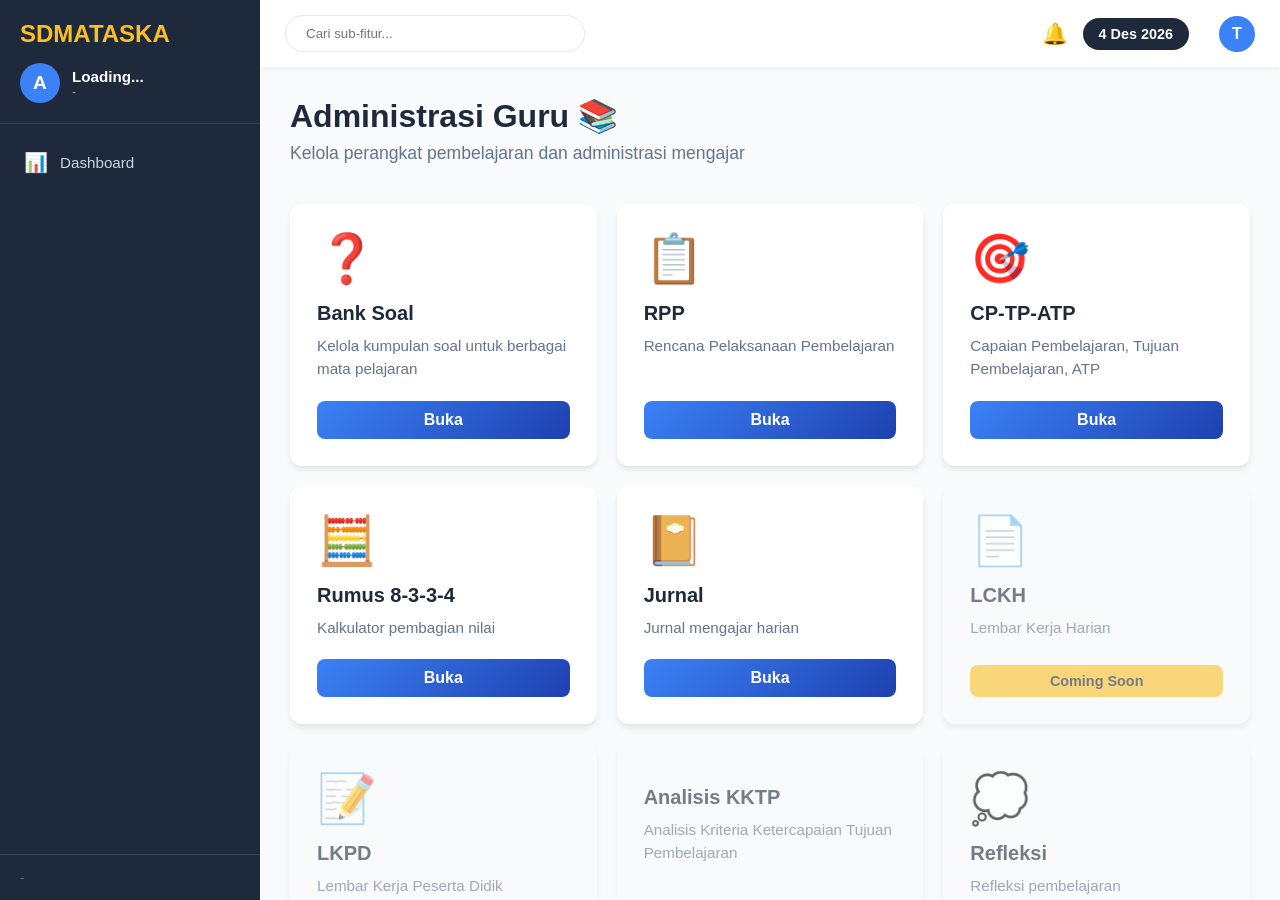
<file: pages/administrasi-guru.html>
<!DOCTYPE html>
<html lang="id">
<head>
  <meta charset="UTF-8">
  <meta name="viewport" content="width=device-width, initial-scale=1.0">
  <title>Administrasi Guru - SDMATASKA</title>
  <link rel="stylesheet" href="../css/layout/dashboard.css">
  <link rel="stylesheet" href="../css/components/feature-grid.css">
</head>
<body>
  <div class="dashboard-container">
    <aside class="sidebar" id="sidebar">
      <div class="sidebar-header">
        <h2>SDMATASKA</h2>
        <div class="user-info">
          <div class="user-avatar" id="user-avatar">A</div>
          <div class="user-details">
            <p class="user-name" id="user-name">Loading...</p>
            <p class="user-role" id="user-role">-</p>
          </div>
        </div>
      </div>
      <nav class="sidebar-menu" id="sidebar-menu"></nav>
      <div class="sidebar-footer">
        <p class="school-info" id="school-info">-</p>
      </div>
    </aside>

    <main class="main-content">
      <header class="top-bar">
        <button class="menu-toggle" id="menu-toggle"></button>
        <div class="search-bar">
          <input type="text" placeholder="Cari sub-fitur...">
        </div>
       <div class="top-bar-actions">
  <button class="icon-btn">🔔</button>
  <div class="date-display" id="date-display">-</div>
  
  <div class="user-dropdown">
    <button class="user-avatar-btn" id="user-avatar-btn">
      <span class="avatar-circle" id="topbar-avatar">T</span>
    </button>
    <div class="dropdown-menu" id="user-dropdown-menu">
      <a href="../dashboard.html#profil" id="btn-profil">👤 Profil Saya</a>
      <a href="../dashboard.html#pengaturan" id="btn-pengaturan">⚙️ Pengaturan</a>
      <hr>
      <a href="#" id="btn-logout" class="text-danger">🚪 Keluar</a>
    </div>
  </div>
</div>
      </header>

      <div class="content-area">
        <div class="page-header">
          <h1>Administrasi Guru 📚</h1>
          <p>Kelola perangkat pembelajaran dan administrasi mengajar</p>
        </div>
        <div class="feature-grid" id="feature-grid"></div>
      </div>
    </main>
  </div>

  <script type="module">
    import { Sidebar } from '../js/ui/sidebar.js';
    
    new Sidebar();

    const currentUser = JSON.parse(sessionStorage.getItem('currentUser') || '{}');
    if (currentUser.nama) {
      document.getElementById('user-name').textContent = currentUser.nama;
      document.getElementById('user-avatar').textContent = currentUser.nama.charAt(0).toUpperCase();
    }
    if (currentUser.role) {
      document.getElementById('user-role').textContent = currentUser.role.replace('_', ' ').toUpperCase();
    }
    if (currentUser.nama_sekolah) {
      document.getElementById('school-info').textContent = currentUser.nama_sekolah;
    }

    const today = new Date();
    const options = { day: 'numeric', month: 'short', year: 'numeric' };
    document.getElementById('date-display').textContent = today.toLocaleDateString('id-ID', options);

    const subFeatures = [
      { id: 'bank-soal', name: 'Bank Soal', icon: '❓', desc: 'Kelola kumpulan soal untuk berbagai mata pelajaran', status: 'active' },
      { id: 'rpp', name: 'RPP', icon: '📋', desc: 'Rencana Pelaksanaan Pembelajaran', status: 'active' },
      { id: 'cp-tp-atp', name: 'CP-TP-ATP', icon: '🎯', desc: 'Capaian Pembelajaran, Tujuan Pembelajaran, ATP', status: 'active' },
      { id: 'rumus-8-3-3-4', name: 'Rumus 8-3-3-4', icon: '🧮', desc: 'Kalkulator pembagian nilai', status: 'active' },
      { id: 'jurnal', name: 'Jurnal', icon: '📔', desc: 'Jurnal mengajar harian', status: 'active' },
      { id: 'lckh', name: 'LCKH', icon: '📄', desc: 'Lembar Kerja Harian', status: 'coming-soon' },
      { id: 'lkpd', name: 'LKPD', icon: '📝', desc: 'Lembar Kerja Peserta Didik', status: 'coming-soon' },
      { id: 'analisis-kktp', name: 'Analisis KKTP', icon: '', desc: 'Analisis Kriteria Ketercapaian Tujuan Pembelajaran', status: 'coming-soon' },
      { id: 'refleksi', name: 'Refleksi', icon: '💭', desc: 'Refleksi pembelajaran', status: 'coming-soon' },
      { id: 'penilaian', name: 'Penilaian', icon: '', desc: 'Input dan kelola nilai siswa', status: 'active' },
      { id: 'absensi', name: 'Absensi', icon: '✅', desc: 'Catat kehadiran siswa', status: 'active' },
      { id: 'prosem', name: 'Prosem', icon: '', desc: 'Program Semester', status: 'coming-soon' },
      { id: 'prota', name: 'Prota', icon: '', desc: 'Program Tahunan', status: 'coming-soon' },
      { id: 'kalender', name: 'Kalender Pendidikan', icon: '🗓️', desc: 'Kalender akademik', status: 'coming-soon' },
      { id: 'jadwal', name: 'Jadwal Pembelajaran', icon: '⏰', desc: 'Jadwal mengajar', status: 'active' }
    ];

    const gridContainer = document.getElementById('feature-grid');
    subFeatures.forEach(feature => {
      const card = document.createElement('div');
      card.className = `feature-card ${feature.status}`;
      card.innerHTML = `
        <div class="card-icon">${feature.icon}</div>
        <h3>${feature.name}</h3>
        <p>${feature.desc}</p>
        ${feature.status === 'active' 
          ? `<a href="../js/modules/administrasi-guru/${feature.id}.html" class="card-btn">Buka</a>`
          : `<span class="card-badge">Coming Soon</span>`
        }
      `;
      gridContainer.appendChild(card);
    });

    document.getElementById('menu-toggle')?.addEventListener('click', () => {
      document.getElementById('sidebar').classList.toggle('active');
    });
    // Dropdown Avatar Logic
const avatarBtn = document.getElementById('user-avatar-btn');
const dropdownMenu = document.getElementById('user-dropdown-menu');
const topbarAvatar = document.getElementById('topbar-avatar');

if (currentUser.nama) {
  topbarAvatar.textContent = currentUser.nama.charAt(0).toUpperCase();
}

avatarBtn?.addEventListener('click', (e) => {
  e.stopPropagation();
  dropdownMenu.classList.toggle('show');
});

document.addEventListener('click', () => dropdownMenu.classList.remove('show'));

document.getElementById('btn-logout')?.addEventListener('click', (e) => {
  e.preventDefault();
  if (confirm('Apakah Anda yakin ingin keluar?')) {
    sessionStorage.removeItem('currentUser');
    window.location.href = '../index.html';
  }
});
  </script>
</body>
</html>
</file>
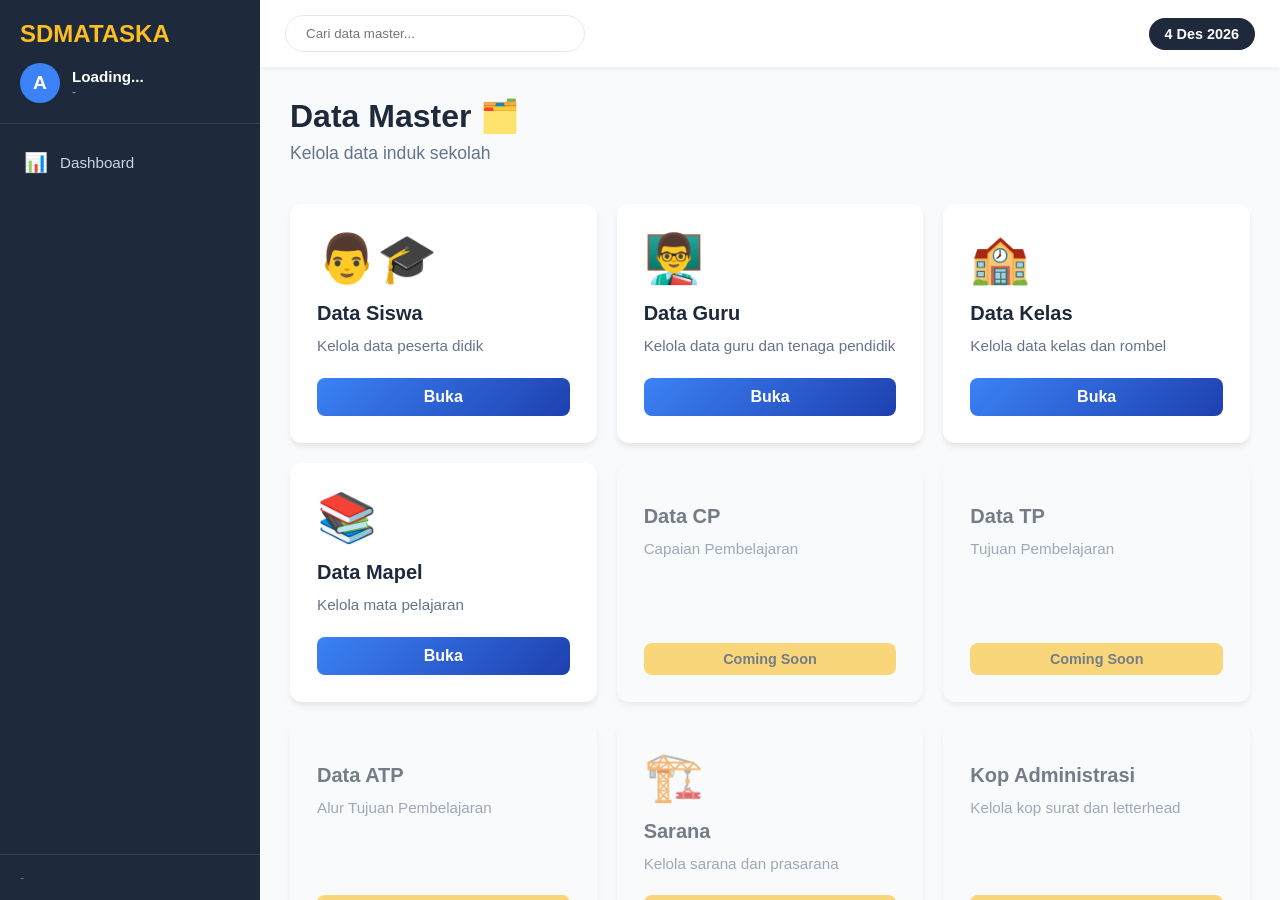
<file: pages/data-master.html>
<!DOCTYPE html>
<html lang="id">
<head>
  <meta charset="UTF-8">
  <meta name="viewport" content="width=device-width, initial-scale=1.0">
  <title>Data Master - SDMATASKA</title>
  <link rel="stylesheet" href="../css/layout/dashboard.css">
  <link rel="stylesheet" href="../css/components/feature-grid.css">
</head>
<body>
  <div class="dashboard-container">
    <aside class="sidebar" id="sidebar">
      <div class="sidebar-header">
        <h2>SDMATASKA</h2>
        <div class="user-info">
          <div class="user-avatar" id="user-avatar">A</div>
          <div class="user-details">
            <p class="user-name" id="user-name">Loading...</p>
            <p class="user-role" id="user-role">-</p>
          </div>
        </div>
      </div>
      <nav class="sidebar-menu" id="sidebar-menu"></nav>
      <div class="sidebar-footer">
        <p class="school-info" id="school-info">-</p>
      </div>
    </aside>

    <main class="main-content">
      <header class="top-bar">
        <button class="menu-toggle" id="menu-toggle">☰</button>
        <div class="search-bar">
          <input type="text" placeholder="Cari data master...">
        </div>
        <div class="top-bar-actions">
          <button class="icon-btn"></button>
          <div class="date-display" id="date-display">-</div>
        </div>
      </header>

      <div class="content-area">
        <div class="page-header">
          <h1>Data Master 🗂️</h1>
          <p>Kelola data induk sekolah</p>
        </div>
        <div class="feature-grid" id="feature-grid"></div>
      </div>
    </main>
  </div>

  <script type="module">
    import { Sidebar } from '../js/ui/sidebar.js';
    
    new Sidebar();

    const currentUser = JSON.parse(sessionStorage.getItem('currentUser') || '{}');
    if (currentUser.nama) {
      document.getElementById('user-name').textContent = currentUser.nama;
      document.getElementById('user-avatar').textContent = currentUser.nama.charAt(0).toUpperCase();
    }
    if (currentUser.role) {
      document.getElementById('user-role').textContent = currentUser.role.replace('_', ' ').toUpperCase();
    }
    if (currentUser.nama_sekolah) {
      document.getElementById('school-info').textContent = currentUser.nama_sekolah;
    }

    const today = new Date();
    const options = { day: 'numeric', month: 'short', year: 'numeric' };
    document.getElementById('date-display').textContent = today.toLocaleDateString('id-ID', options);

    const subFeatures = [
      { id: 'siswa', name: 'Data Siswa', icon: '👨🎓', desc: 'Kelola data peserta didik', status: 'active' },
      { id: 'guru', name: 'Data Guru', icon: '👨‍🏫', desc: 'Kelola data guru dan tenaga pendidik', status: 'active' },
      { id: 'kelas', name: 'Data Kelas', icon: '🏫', desc: 'Kelola data kelas dan rombel', status: 'active' },
      { id: 'mapel', name: 'Data Mapel', icon: '📚', desc: 'Kelola mata pelajaran', status: 'active' },
      { id: 'cp', name: 'Data CP', icon: '', desc: 'Capaian Pembelajaran', status: 'coming-soon' },
      { id: 'tp', name: 'Data TP', icon: '', desc: 'Tujuan Pembelajaran', status: 'coming-soon' },
      { id: 'atp', name: 'Data ATP', icon: '', desc: 'Alur Tujuan Pembelajaran', status: 'coming-soon' },
      { id: 'sarana', name: 'Sarana', icon: '🏗️', desc: 'Kelola sarana dan prasarana', status: 'coming-soon' },
      { id: 'kop-administrasi', name: 'Kop Administrasi', icon: '', desc: 'Kelola kop surat dan letterhead', status: 'coming-soon' },
      { id: 'schools', name: 'Data Sekolah', icon: '🏫', desc: 'Kelola data sekolah (Super Admin)', status: 'coming-soon' },
      { id: 'users', name: 'Data Users', icon: '👥', desc: 'Kelola pengguna sistem', status: 'coming-soon' },
      { id: 'letterhead', name: 'Letterhead', icon: '📋', desc: 'Template kop surat', status: 'coming-soon' }
    ];

    const gridContainer = document.getElementById('feature-grid');
    subFeatures.forEach(feature => {
      const card = document.createElement('div');
      card.className = `feature-card ${feature.status}`;
      card.innerHTML = `
        <div class="card-icon">${feature.icon}</div>
        <h3>${feature.name}</h3>
        <p>${feature.desc}</p>
        ${feature.status === 'active' 
          ? `<a href="../js/modules/data-master/${feature.id}.html" class="card-btn">Buka</a>`
          : `<span class="card-badge">Coming Soon</span>`
        }
      `;
      gridContainer.appendChild(card);
    });

    document.getElementById('menu-toggle')?.addEventListener('click', () => {
      document.getElementById('sidebar').classList.toggle('active');
    });
  </script>
</body>
</html>
</file>
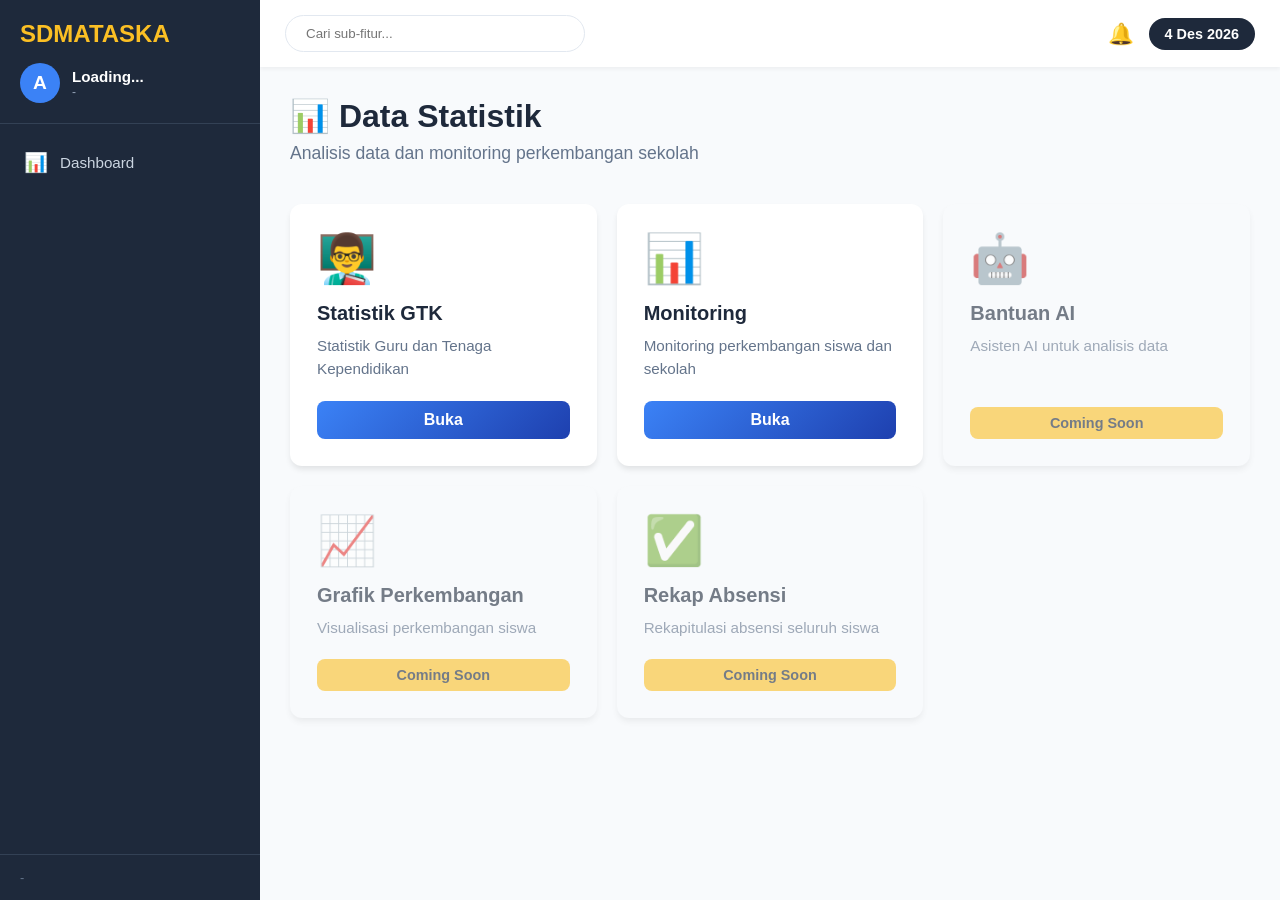
<file: pages/data-statistik.html>
<!DOCTYPE html>
<html lang="id">

<head>
    <meta charset="UTF-8">
    <meta name="viewport" content="width=device-width, initial-scale=1.0">
    <title>Data Statistik - SDMATASKA</title>

    <link rel="stylesheet" href="../css/layout/dashboard.css">
    <link rel="stylesheet" href="../css/components/feature-grid.css">
</head>

<body>

    <div class="dashboard-container">

        <!-- SIDEBAR -->
        <aside class="sidebar" id="sidebar">

            <div class="sidebar-header">

                <h2>SDMATASKA</h2>

                <div class="user-info">

                    <div class="user-avatar" id="user-avatar">
                        A
                    </div>

                    <div class="user-details">

                        <p class="user-name" id="user-name">
                            Loading...
                        </p>

                        <p class="user-role" id="user-role">
                            -
                        </p>

                    </div>

                </div>

            </div>

            <nav class="sidebar-menu" id="sidebar-menu"></nav>

            <div class="sidebar-footer">
                <p class="school-info" id="school-info">
                    -
                </p>
            </div>

        </aside>

        <!-- MAIN CONTENT -->
        <main class="main-content">

            <header class="top-bar">

                <button class="menu-toggle" id="menu-toggle">
                    ☰
                </button>

                <div class="search-bar">
                    <input type="text"
                           id="searchInput"
                           placeholder="Cari sub-fitur...">
                </div>

                <div class="top-bar-actions">

                    <button class="icon-btn">
                        🔔
                    </button>

                    <div class="date-display"
                         id="date-display">
                        -
                    </div>

                </div>

            </header>

            <div class="content-area">

                <div class="page-header">

                    <h1>
                        📊 Data Statistik
                    </h1>

                    <p>
                        Analisis data dan monitoring perkembangan sekolah
                    </p>

                </div>

                <div class="feature-grid"
                     id="feature-grid">
                </div>

            </div>

        </main>

    </div>

    <script type="module">

        import { Sidebar } from '../js/ui/sidebar.js';

        new Sidebar();

        // ==========================================
        // USER SESSION
        // ==========================================

        const currentUser =
            JSON.parse(
                sessionStorage.getItem('currentUser') || '{}'
            );

        if (currentUser.nama) {

            document.getElementById('user-name').textContent =
                currentUser.nama;

            document.getElementById('user-avatar').textContent =
                currentUser.nama.charAt(0).toUpperCase();

        }

        if (currentUser.role) {

            document.getElementById('user-role').textContent =
                currentUser.role
                    .replace('_', ' ')
                    .toUpperCase();

        }

        if (currentUser.nama_sekolah) {

            document.getElementById('school-info').textContent =
                currentUser.nama_sekolah;

        }

        // ==========================================
        // TANGGAL
        // ==========================================

        const today = new Date();

        document.getElementById('date-display').textContent =
            today.toLocaleDateString('id-ID', {
                day: 'numeric',
                month: 'short',
                year: 'numeric'
            });

        // ==========================================
        // DATA FITUR
        // ==========================================

        const subFeatures = [

            {
                id: 'statistik-gtk',
                name: 'Statistik GTK',
                icon: '👨‍🏫',
                desc: 'Statistik Guru dan Tenaga Kependidikan',
                page: './statistik-gtk.html',
                status: 'active'
            },

            {
                id: 'monitoring',
                name: 'Monitoring',
                icon: '📊',
                desc: 'Monitoring perkembangan siswa dan sekolah',
                page: './monitoring.html',
                status: 'active'
            },

            {
                id: 'bantuan-ai',
                name: 'Bantuan AI',
                icon: '🤖',
                desc: 'Asisten AI untuk analisis data',
                status: 'coming-soon'
            },

            {
                id: 'grafik-perkembangan',
                name: 'Grafik Perkembangan',
                icon: '📈',
                desc: 'Visualisasi perkembangan siswa',
                status: 'coming-soon'
            },

            {
                id: 'rekap-absensi',
                name: 'Rekap Absensi',
                icon: '✅',
                desc: 'Rekapitulasi absensi seluruh siswa',
                status: 'coming-soon'
            }

        ];

        // ==========================================
        // RENDER CARD
        // ==========================================

        const featureGrid =
            document.getElementById('feature-grid');

        function renderFeatures(features) {

            featureGrid.innerHTML = '';

            features.forEach(feature => {

                const card =
                    document.createElement('div');

                card.className =
                    `feature-card ${feature.status}`;

                card.innerHTML = `

                    <div class="card-icon">
                        ${feature.icon}
                    </div>

                    <h3>
                        ${feature.name}
                    </h3>

                    <p>
                        ${feature.desc}
                    </p>

                    ${
                        feature.status === 'active'
                        ?
                        `
                        <a href="${feature.page}"
                           class="card-btn">
                            Buka
                        </a>
                        `
                        :
                        `
                        <span class="card-badge">
                            Coming Soon
                        </span>
                        `
                    }

                `;

                featureGrid.appendChild(card);

            });

        }

        renderFeatures(subFeatures);

        // ==========================================
        // SEARCH
        // ==========================================

        const searchInput =
            document.getElementById('searchInput');

        searchInput.addEventListener('input', () => {

            const keyword =
                searchInput.value
                .toLowerCase();

            const filtered =
                subFeatures.filter(item =>
                    item.name.toLowerCase().includes(keyword)
                    ||
                    item.desc.toLowerCase().includes(keyword)
                );

            renderFeatures(filtered);

        });

        // ==========================================
        // MOBILE SIDEBAR
        // ==========================================

        document.getElementById('menu-toggle')
            ?.addEventListener('click', () => {

                document
                    .getElementById('sidebar')
                    .classList
                    .toggle('active');

            });

    </script>

</body>

</html>
</file>
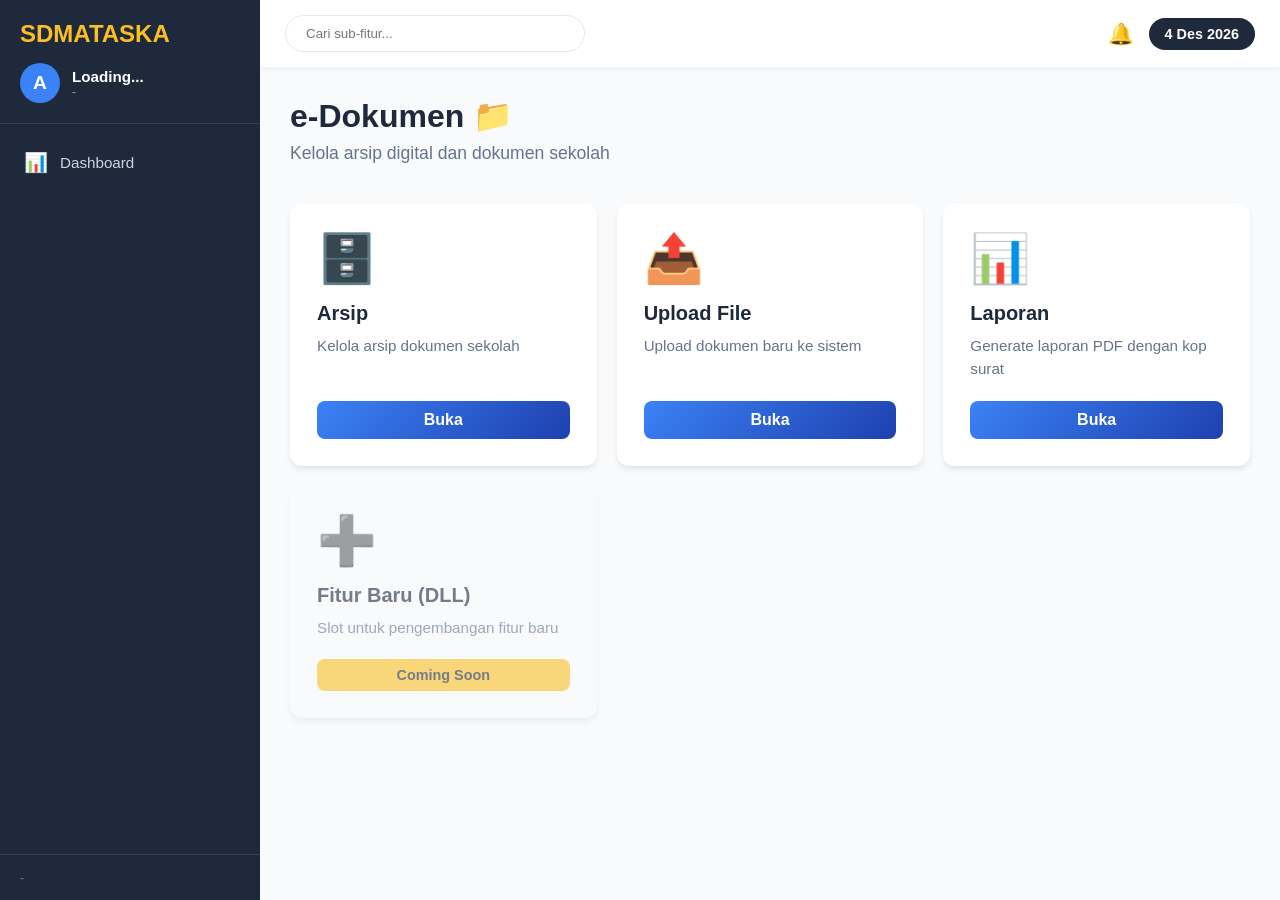
<file: pages/e-dokumen.html>
<!DOCTYPE html>
<html lang="id">
<head>
  <meta charset="UTF-8">
  <meta name="viewport" content="width=device-width, initial-scale=1.0">
  <title>e-Dokumen - SDMATASKA</title>
  <link rel="stylesheet" href="../css/layout/dashboard.css">
  <link rel="stylesheet" href="../css/components/feature-grid.css">
</head>
<body>
  <div class="dashboard-container">
    <aside class="sidebar" id="sidebar">
      <div class="sidebar-header">
        <h2>SDMATASKA</h2>
        <div class="user-info">
          <div class="user-avatar" id="user-avatar">A</div>
          <div class="user-details">
            <p class="user-name" id="user-name">Loading...</p>
            <p class="user-role" id="user-role">-</p>
          </div>
        </div>
      </div>
      <nav class="sidebar-menu" id="sidebar-menu"></nav>
      <div class="sidebar-footer">
        <p class="school-info" id="school-info">-</p>
      </div>
    </aside>

    <main class="main-content">
      <header class="top-bar">
        <button class="menu-toggle" id="menu-toggle"></button>
        <div class="search-bar">
          <input type="text" placeholder="Cari sub-fitur...">
        </div>
        <div class="top-bar-actions">
          <button class="icon-btn">🔔</button>
          <div class="date-display" id="date-display">-</div>
        </div>
      </header>

      <div class="content-area">
        <div class="page-header">
          <h1>e-Dokumen 📁</h1>
          <p>Kelola arsip digital dan dokumen sekolah</p>
        </div>
        <div class="feature-grid" id="feature-grid"></div>
      </div>
    </main>
  </div>

  <script type="module">
    import { Sidebar } from '../js/ui/sidebar.js';
    
    new Sidebar();

    const currentUser = JSON.parse(sessionStorage.getItem('currentUser') || '{}');
    if (currentUser.nama) {
      document.getElementById('user-name').textContent = currentUser.nama;
      document.getElementById('user-avatar').textContent = currentUser.nama.charAt(0).toUpperCase();
    }
    if (currentUser.role) {
      document.getElementById('user-role').textContent = currentUser.role.replace('_', ' ').toUpperCase();
    }
    if (currentUser.nama_sekolah) {
      document.getElementById('school-info').textContent = currentUser.nama_sekolah;
    }

    const today = new Date();
    const options = { day: 'numeric', month: 'short', year: 'numeric' };
    document.getElementById('date-display').textContent = today.toLocaleDateString('id-ID', options);

    const subFeatures = [
      { id: 'arsip', name: 'Arsip', icon: '🗄️', desc: 'Kelola arsip dokumen sekolah', status: 'active' },
      { id: 'upload-file', name: 'Upload File', icon: '📤', desc: 'Upload dokumen baru ke sistem', status: 'active' },
      { id: 'laporan', name: 'Laporan', icon: '📊', desc: 'Generate laporan PDF dengan kop surat', status: 'active' },
      { id: 'extensibility-slot', name: 'Fitur Baru (DLL)', icon: '➕', desc: 'Slot untuk pengembangan fitur baru', status: 'coming-soon' }
    ];

    const gridContainer = document.getElementById('feature-grid');
    subFeatures.forEach(feature => {
      const card = document.createElement('div');
      card.className = `feature-card ${feature.status}`;
      card.innerHTML = `
        <div class="card-icon">${feature.icon}</div>
        <h3>${feature.name}</h3>
        <p>${feature.desc}</p>
        ${feature.status === 'active' 
          ? `<a href="../js/modules/e-dokumen/${feature.id}.html" class="card-btn">Buka</a>`
          : `<span class="card-badge">Coming Soon</span>`
        }
      `;
      gridContainer.appendChild(card);
    });

    document.getElementById('menu-toggle')?.addEventListener('click', () => {
      document.getElementById('sidebar').classList.toggle('active');
    });
  </script>
</body>
</html>
</file>
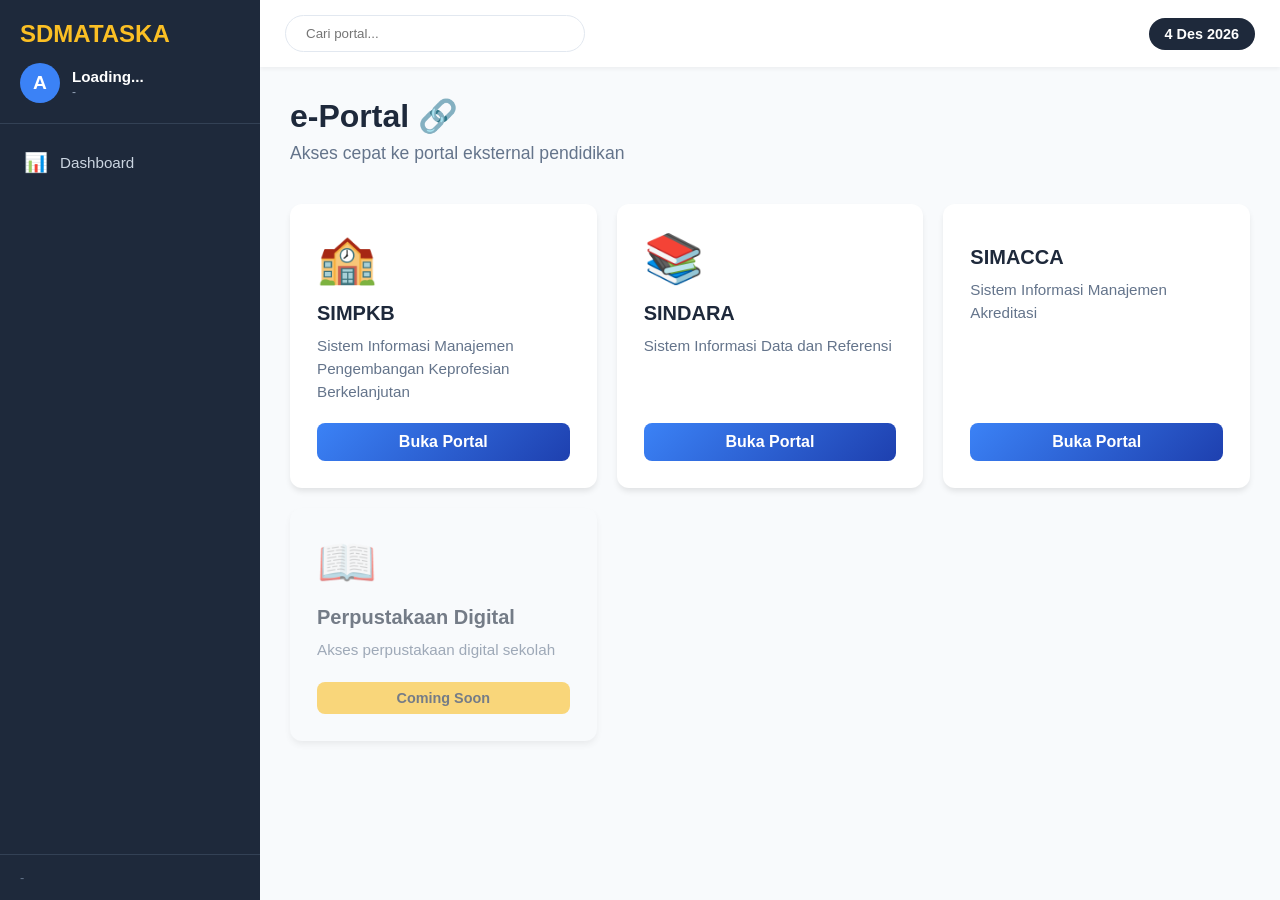
<file: pages/e-portal.html>
<!DOCTYPE html>
<html lang="id">
<head>
  <meta charset="UTF-8">
  <meta name="viewport" content="width=device-width, initial-scale=1.0">
  <title>e-Portal - SDMATASKA</title>
  <link rel="stylesheet" href="../css/layout/dashboard.css">
  <link rel="stylesheet" href="../css/components/feature-grid.css">
</head>
<body>
  <div class="dashboard-container">
    <aside class="sidebar" id="sidebar">
      <div class="sidebar-header">
        <h2>SDMATASKA</h2>
        <div class="user-info">
          <div class="user-avatar" id="user-avatar">A</div>
          <div class="user-details">
            <p class="user-name" id="user-name">Loading...</p>
            <p class="user-role" id="user-role">-</p>
          </div>
        </div>
      </div>
      <nav class="sidebar-menu" id="sidebar-menu"></nav>
      <div class="sidebar-footer">
        <p class="school-info" id="school-info">-</p>
      </div>
    </aside>

    <main class="main-content">
      <header class="top-bar">
        <button class="menu-toggle" id="menu-toggle">☰</button>
        <div class="search-bar">
          <input type="text" placeholder="Cari portal...">
        </div>
        <div class="top-bar-actions">
          <button class="icon-btn"></button>
          <div class="date-display" id="date-display">-</div>
        </div>
      </header>

      <div class="content-area">
        <div class="page-header">
          <h1>e-Portal 🔗</h1>
          <p>Akses cepat ke portal eksternal pendidikan</p>
        </div>
        <div class="feature-grid" id="feature-grid"></div>
      </div>
    </main>
  </div>

  <script type="module">
    import { Sidebar } from '../js/ui/sidebar.js';
    
    new Sidebar();

    const currentUser = JSON.parse(sessionStorage.getItem('currentUser') || '{}');
    if (currentUser.nama) {
      document.getElementById('user-name').textContent = currentUser.nama;
      document.getElementById('user-avatar').textContent = currentUser.nama.charAt(0).toUpperCase();
    }
    if (currentUser.role) {
      document.getElementById('user-role').textContent = currentUser.role.replace('_', ' ').toUpperCase();
    }
    if (currentUser.nama_sekolah) {
      document.getElementById('school-info').textContent = currentUser.nama_sekolah;
    }

    const today = new Date();
    const options = { day: 'numeric', month: 'short', year: 'numeric' };
    document.getElementById('date-display').textContent = today.toLocaleDateString('id-ID', options);

    const portalLinks = [
      { id: 'simpkb', name: 'SIMPKB', icon: '‍🏫', desc: 'Sistem Informasi Manajemen Pengembangan Keprofesian Berkelanjutan', url: 'https://simpkb.id', status: 'active' },
      { id: 'sindara', name: 'SINDARA', icon: '📚', desc: 'Sistem Informasi Data dan Referensi', url: '#', status: 'active' },
      { id: 'simacca', name: 'SIMACCA', icon: '', desc: 'Sistem Informasi Manajemen Akreditasi', url: '#', status: 'active' },
      { id: 'perpustakaan', name: 'Perpustakaan Digital', icon: '📖', desc: 'Akses perpustakaan digital sekolah', url: '#', status: 'coming-soon' }
    ];

    const gridContainer = document.getElementById('feature-grid');
    portalLinks.forEach(portal => {
      const card = document.createElement('div');
      card.className = `feature-card ${portal.status}`;
      card.innerHTML = `
        <div class="card-icon">${portal.icon}</div>
        <h3>${portal.name}</h3>
        <p>${portal.desc}</p>
        ${portal.status === 'active' 
          ? `<a href="${portal.url}" target="_blank" class="card-btn">Buka Portal</a>`
          : `<span class="card-badge">Coming Soon</span>`
        }
      `;
      gridContainer.appendChild(card);
    });

    document.getElementById('menu-toggle')?.addEventListener('click', () => {
      document.getElementById('sidebar').classList.toggle('active');
    });
  </script>
</body>
</html>
</file>
<file: css/layout/dashboard.css>
/* css/layout/dashboard.css */
* {
  box-sizing: border-box;
  margin: 0;
  padding: 0;
  font-family: 'Segoe UI', Tahoma, Geneva, Verdana, sans-serif;
}

body {
  background-color: #f1f5f9;
  color: #334155;
}

.dashboard-container {
  display: flex;
  height: 100vh;
  overflow: hidden;
}

/* --- SIDEBAR --- */
.sidebar {
  width: 260px;
  background-color: #1e293b; /* Warna gelap seperti dashboard admin lama */
  color: white;
  display: flex;
  flex-direction: column;
  transition: all 0.3s ease;
  flex-shrink: 0;
}

.sidebar-header {
  padding: 20px;
  border-bottom: 1px solid #334155;
}

.sidebar-header h2 {
  color: #fbbf24; /* Aksen kuning */
  font-size: 1.5rem;
  margin-bottom: 15px;
  font-weight: 800;
}

.user-info {
  display: flex;
  align-items: center;
  gap: 12px;
}

.user-avatar {
  width: 40px;
  height: 40px;
  background-color: #3b82f6;
  border-radius: 50%;
  display: flex;
  align-items: center;
  justify-content: center;
  font-weight: bold;
  font-size: 1.2rem;
}

.user-details {
  display: flex;
  flex-direction: column;
}

.user-name {
  font-weight: 600;
  font-size: 0.95rem;
}

.user-role {
  font-size: 0.75rem;
  color: #94a3b8;
  text-transform: uppercase;
  letter-spacing: 0.5px;
}

.sidebar-menu {
  flex: 1;
  overflow-y: auto;
  padding: 15px 0;
  display: flex;
  flex-direction: column;
}

.sidebar-item {
  display: flex;
  align-items: center;
  padding: 12px 20px;
  color: #cbd5e1;
  text-decoration: none;
  transition: all 0.2s ease;
  gap: 12px;
  font-size: 0.95rem;
  border-left: 4px solid transparent;
}

.sidebar-item:hover {
  background-color: #334155;
  color: white;
}

.sidebar-item.active {
  background-color: #0f172a;
  color: #fbbf24;
  border-left-color: #fbbf24;
}

.sidebar-icon {
  font-size: 1.2rem;
  width: 24px;
  text-align: center;
}

.sidebar-footer {
  padding: 15px 20px;
  border-top: 1px solid #334155;
  font-size: 0.8rem;
  color: #64748b;
}

/* --- MAIN CONTENT --- */
.main-content {
  flex: 1;
  display: flex;
  flex-direction: column;
  overflow: hidden;
  background-color: #f8fafc;
}

.top-bar {
  background: white;
  padding: 15px 25px;
  display: flex;
  justify-content: space-between;
  align-items: center;
  box-shadow: 0 2px 4px rgba(0,0,0,0.05);
  z-index: 10;
}

.menu-toggle {
  display: none;
  background: none;
  border: none;
  font-size: 1.5rem;
  cursor: pointer;
  color: #1e293b;
}

.search-bar input {
  padding: 10px 20px;
  border: 1px solid #e2e8f0;
  border-radius: 25px;
  width: 300px;
  outline: none;
  transition: border-color 0.2s;
}

.search-bar input:focus {
  border-color: #3b82f6;
}

.top-bar-actions {
  display: flex;
  align-items: center;
  gap: 15px;
}

.icon-btn {
  background: none;
  border: none;
  font-size: 1.3rem;
  cursor: pointer;
  color: #64748b;
  transition: color 0.2s;
}

.icon-btn:hover {
  color: #1e293b;
}

.date-display {
  font-weight: 600;
  color: white;
  background-color: #1e293b;
  padding: 8px 16px;
  border-radius: 20px;
  font-size: 0.9rem;
}

.content-area {
  flex: 1;
  padding: 30px;
  overflow-y: auto;
}

.welcome-section {
  background: linear-gradient(135deg, #1e3a8a 0%, #3b82f6 100%);
  color: white;
  padding: 35px;
  border-radius: 16px;
  margin-bottom: 30px;
  box-shadow: 0 10px 15px -3px rgba(0,0,0,0.1);
}

.welcome-section h1 {
  font-size: 2rem;
  margin-bottom: 10px;
  font-weight: 700;
}

.welcome-section p {
  opacity: 0.9;
  font-size: 1.1rem;
}

#dynamic-content {
  background: white;
  padding: 25px;
  border-radius: 12px;
  box-shadow: 0 4px 6px -1px rgba(0,0,0,0.05);
  min-height: 200px;
}

/* --- RESPONSIVE (HP & Tablet) --- */
@media (max-width: 768px) {
  .sidebar {
    position: fixed;
    left: -260px;
    height: 100%;
    z-index: 1000;
    box-shadow: 2px 0 10px rgba(0,0,0,0.2);
  }

  .sidebar.active {
    left: 0;
  }

  .menu-toggle {
    display: block;
  }

  .search-bar {
    display: none; /* Sembunyikan search di HP agar rapi */
  }

  .content-area {
    padding: 15px;
  }

  .welcome-section {
    padding: 20px;
  }

  .welcome-section h1 {
    font-size: 1.5rem;
  }
}
/* User Dropdown Styles */
.user-dropdown {
  position: relative;
  margin-left: 15px;
}

.user-avatar-btn {
  background: none;
  border: none;
  cursor: pointer;
  padding: 0;
}

.avatar-circle {
  width: 36px;
  height: 36px;
  background: #3b82f6;
  color: white;
  border-radius: 50%;
  display: flex;
  align-items: center;
  justify-content: center;
  font-weight: bold;
  font-size: 1rem;
  transition: transform 0.2s;
}

.user-avatar-btn:hover .avatar-circle {
  transform: scale(1.05);
}

.dropdown-menu {
  display: none;
  position: absolute;
  right: 0;
  top: 120%;
  background: white;
  border-radius: 8px;
  box-shadow: 0 10px 15px -3px rgba(0,0,0,0.1);
  min-width: 180px;
  z-index: 1000;
  overflow: hidden;
  border: 1px solid #e2e8f0;
}

.dropdown-menu.show {
  display: block;
  animation: fadeIn 0.2s ease;
}

.dropdown-menu a {
  display: block;
  padding: 12px 16px;
  color: #334155;
  text-decoration: none;
  font-size: 0.9rem;
  transition: background 0.2s;
}

.dropdown-menu a:hover {
  background: #f1f5f9;
}

.dropdown-menu hr {
  margin: 0;
  border: none;
  border-top: 1px solid #e2e8f0;
}

.text-danger {
  color: #ef4444 !important;
}

.text-danger:hover {
  background: #fee2e2 !important;
}

@keyframes fadeIn {
  from { opacity: 0; transform: translateY(-10px); }
  to { opacity: 1; transform: translateY(0); }
}
</file>
<file: css/components/feature-grid.css>
/* css/components/feature-grid.css */
.page-header {
  margin-bottom: 30px;
}

.page-header h1 {
  font-size: 2rem;
  color: #1e293b;
  margin-bottom: 8px;
}

.page-header p {
  color: #64748b;
  font-size: 1.1rem;
}

.feature-grid {
  display: grid;
  grid-template-columns: repeat(auto-fill, minmax(280px, 1fr));
  gap: 20px;
  padding: 10px 0;
}

.feature-card {
  background: white;
  border-radius: 12px;
  padding: 25px;
  box-shadow: 0 4px 6px -1px rgba(0,0,0,0.1);
  transition: all 0.3s ease;
  border: 2px solid transparent;
  display: flex;
  flex-direction: column;
  align-items: flex-start;
}

.feature-card:hover {
  transform: translateY(-5px);
  box-shadow: 0 10px 15px -3px rgba(0,0,0,0.1);
  border-color: #3b82f6;
}

.feature-card.coming-soon {
  opacity: 0.6;
  background: #f8fafc;
}

.card-icon {
  font-size: 3rem;
  margin-bottom: 15px;
}

.feature-card h3 {
  font-size: 1.25rem;
  color: #1e293b;
  margin-bottom: 10px;
  font-weight: 600;
}

.feature-card p {
  color: #64748b;
  font-size: 0.95rem;
  line-height: 1.5;
  margin-bottom: 20px;
  flex: 1;
}

.card-btn {
  display: inline-block;
  background: linear-gradient(135deg, #3b82f6 0%, #1e40af 100%);
  color: white;
  padding: 10px 25px;
  border-radius: 8px;
  text-decoration: none;
  font-weight: 600;
  transition: all 0.2s ease;
  text-align: center;
  width: 100%;
}

.card-btn:hover {
  background: linear-gradient(135deg, #1e40af 0%, #3b82f6 100%);
  transform: scale(1.02);
}

.card-badge {
  display: inline-block;
  background: #fbbf24;
  color: #1e293b;
  padding: 8px 20px;
  border-radius: 8px;
  font-weight: 600;
  font-size: 0.9rem;
  width: 100%;
  text-align: center;
}

/* Responsive */
@media (max-width: 768px) {
  .feature-grid {
    grid-template-columns: 1fr;
  }
  
  .page-header h1 {
    font-size: 1.5rem;
  }
}
</file>
